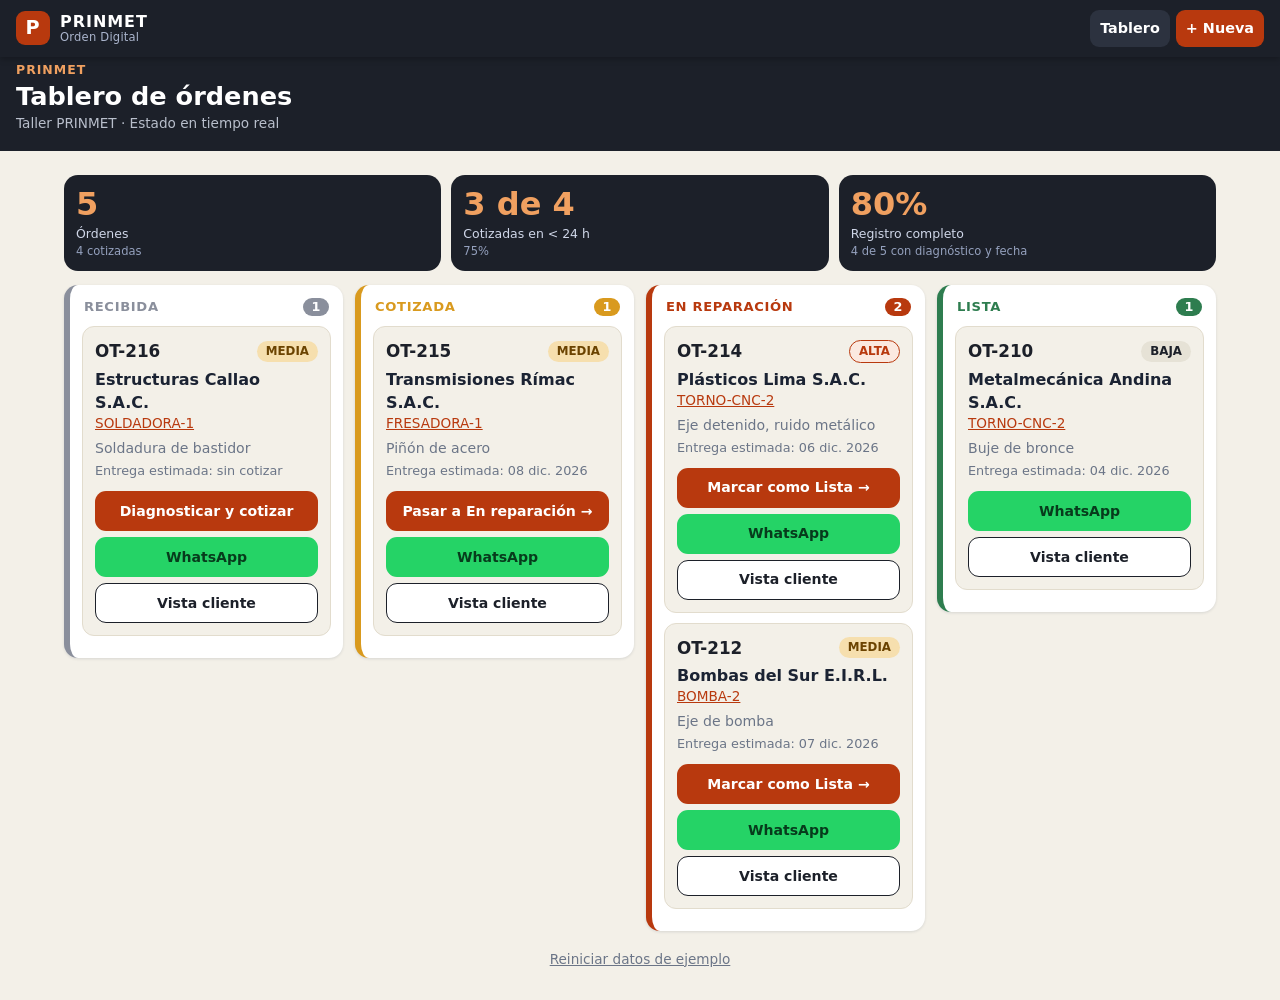
<file: index.html>
<!DOCTYPE html>
<html lang="es">
<head>
  <meta charset="utf-8">
  <meta name="viewport" content="width=device-width, initial-scale=1">
  <meta name="theme-color" content="#1c2029">
  <title>Tablero · PRINMET Orden Digital</title>
  <link rel="stylesheet" href="estilos.css">
</head>
<body>
  <header class="topbar" id="topbar"></header>
  <main>
    <section class="metricas" id="metricas" aria-label="Medición"></section>
    <div class="tablero" id="tablero"></div>
    <p class="pie-tablero"><button id="reiniciar">Reiniciar datos de ejemplo</button></p>
  </main>

  <script src="app.js"></script>
  <script>
    const { esc, fecha, badgeUrg } = App;
    App.topbar('tablero');
    App.hero('Tablero de órdenes', 'Taller PRINMET · Estado en tiempo real');

    const COL = { 'Recibida': 'recibida', 'Cotizada': 'cotizada', 'En reparación': 'reparacion', 'Lista': 'lista' };
    const ACCION = {
      'Cotizada': 'Pasar a En reparación',
      'En reparación': 'Marcar como Lista'
    };

    function tarjeta(o) {
      const sig = App.siguiente(o);
      let principal = '';
      if (o.estado === 'Recibida') principal = `<a class="btn naranja sm" href="orden.html?orden=${encodeURIComponent(o.numero)}">Diagnosticar y cotizar</a>`;
      else if (ACCION[o.estado]) principal = `<button class="btn naranja sm" data-avanzar="${esc(o.numero)}">${ACCION[o.estado]} →</button>`;
      return `
      <article class="orden" style="--c:var(--s-${COL[o.estado]})">
        <div class="cab">
          <a class="num" href="orden.html?orden=${encodeURIComponent(o.numero)}">${esc(o.numero)}</a>
          ${badgeUrg(o.urgencia)}
        </div>
        <div class="cli">${esc(o.cliente)}</div>
        <div class="maq"><a href="maquina.html?id=${encodeURIComponent(o.maquina)}">${esc(o.maquina)}</a></div>
        <div class="falla">${esc(o.falla)}</div>
        <div class="meta">Entrega estimada: ${o.entrega ? fecha(o.entrega) : 'sin cotizar'}</div>
        <div class="botones">
          ${principal}
          <a class="btn wa sm" target="_blank" rel="noopener" href="${App.waLink(o)}">WhatsApp</a>
          <a class="btn claro sm" href="${App.urlCliente(o)}">Vista cliente</a>
        </div>
      </article>`;
    }

    function render() {
      const lista = App.ordenes();
      const m = App.metricas(lista);
      document.getElementById('metricas').innerHTML = `
        <div class="metrica"><b>${m.total}</b><span>Órdenes</span><em>${m.cotizadas} cotizadas</em></div>
        <div class="metrica"><b>${m.rapidas} de ${m.cotizadas}</b><span>Cotizadas en &lt; 24 h</span><em>${m.pctRapidas}%</em></div>
        <div class="metrica"><b>${m.pctCompletas}%</b><span>Registro completo</span><em>${m.completas} de ${m.total} con diagnóstico y fecha</em></div>`;

      document.getElementById('tablero').innerHTML = App.ESTADOS.map(e => {
        const items = lista.filter(o => o.estado === e).sort((a, b) => Date.parse(b.creada) - Date.parse(a.creada));
        return `<section class="columna ${COL[e]}" aria-label="${e}">
          <header><span>${e}</span><span class="n">${items.length}</span></header>
          ${items.map(tarjeta).join('') || '<div class="vacio">Sin órdenes</div>'}
        </section>`;
      }).join('');
    }

    document.getElementById('tablero').addEventListener('click', ev => {
      const b = ev.target.closest('[data-avanzar]');
      if (!b) return;
      const o = App.get(b.dataset.avanzar);
      const sig = o && App.siguiente(o);
      if (!sig) return;
      App.setEstado(o, sig);
      render();
      App.toast(`${o.numero} pasó a ${sig}` + (sig === 'Lista' ? '. Avisa al cliente por WhatsApp.' : '.'));
    });
    document.getElementById('reiniciar').addEventListener('click', App.reiniciar);
    render();
  </script>
</body>
</html>
</file>
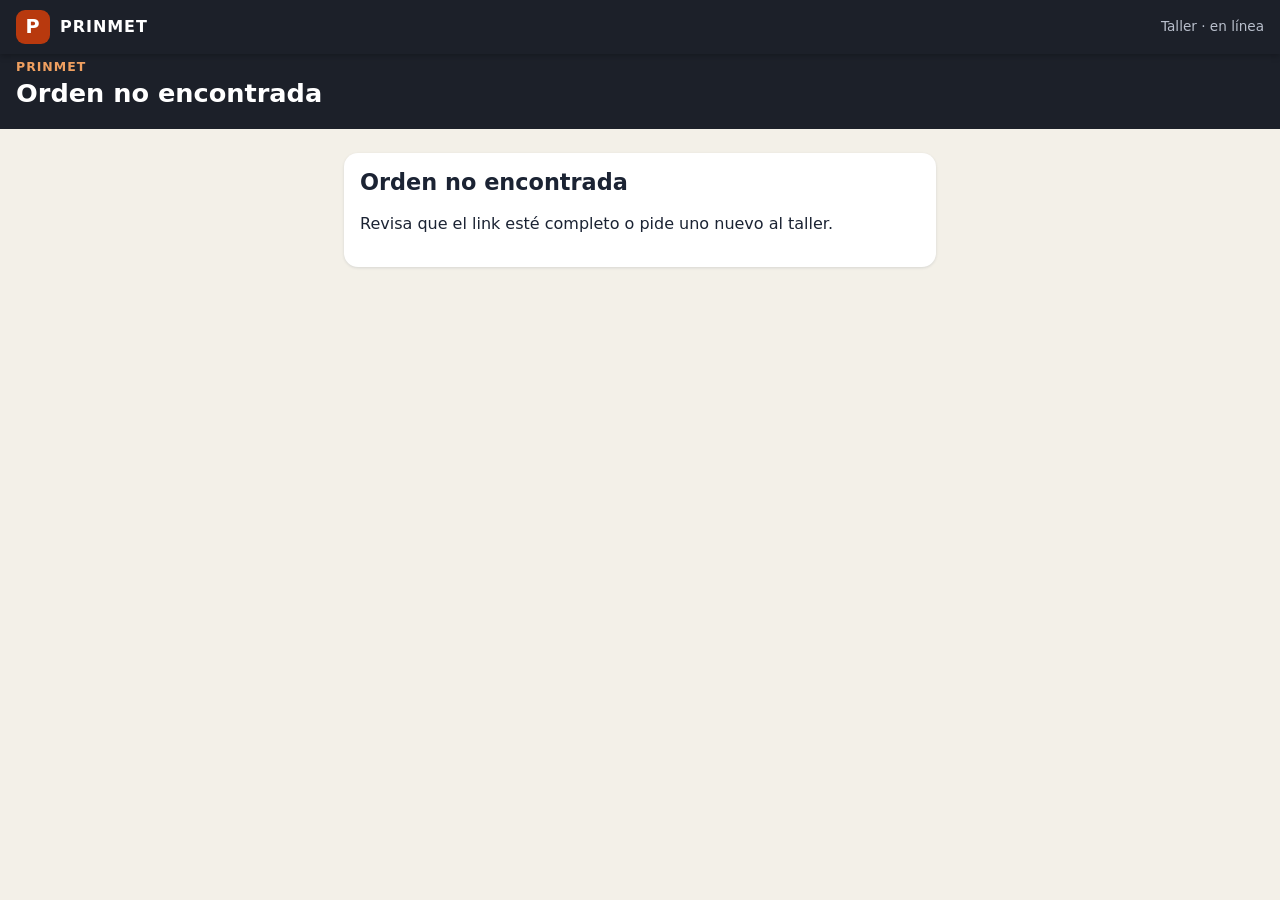
<file: cliente.html>
<!DOCTYPE html>
<html lang="es">
<head>
  <meta charset="utf-8">
  <meta name="viewport" content="width=device-width, initial-scale=1">
  <meta name="theme-color" content="#1c2029">
  <title>Estado de mi orden · PRINMET</title>
  <link rel="stylesheet" href="estilos.css">
</head>
<body>
  <header class="topbar" id="topbar">
    <span class="marca" style="display:flex;align-items:center;gap:10px;font-weight:800;letter-spacing:.06em;color:#fff">
      <span class="logo">P</span><span>PRINMET</span>
    </span>
    <span style="font-size:.85rem;color:#b9bfcc">Taller · en línea</span>
  </header>
  <main class="estrecho" id="raiz"></main>

  <script src="app.js"></script>
  <script>
    const { $, esc } = App;
    const num = App.qs('orden');
    const raiz = $('#raiz');

    // La orden puede estar guardada en este navegador (taller) o venir dentro del link (cliente).
    function cargar() {
      const local = App.ordenesSinSeed().find(x => x.numero === num);
      const snap = App.qs('d') ? App.dec(App.qs('d')) : null;
      const valido = snap && snap.numero === num ? snap : null;
      if (local && valido) return (local.actualizada || 0) >= (valido.actualizada || 0) ? local : { ...valido, fotos: [] };
      return local || (valido && { ...valido, fotos: [] }) || null;
    }
    let o = cargar();
    const maqTxt = m => String(m).toLowerCase().replace(/-/g, ' ').replace('cnc', 'CNC');

    function barra(o) {
      const i = App.ESTADOS.indexOf(o.estado);
      return `<div class="avance" role="img" aria-label="Avance: ${esc(o.estado)}">` + App.ESTADOS.map((e, k) =>
        `<div class="p ${k < i ? 'hecho' : k === i ? 'actual' : ''}"><div class="b">${k < i ? '✓' : k + 1}</div>${e}</div>`).join('') + '</div>';
    }

    function pintar() {
      if (!o) {
        App.hero('Orden no encontrada', '');
        raiz.innerHTML = `<div class="card"><h1>Orden no encontrada</h1><p>Revisa que el link esté completo o pide uno nuevo al taller.</p></div>`;
        return;
      }
      App.hero('Estado de mi orden', `${o.numero} · ${o.maquina}`);
      const cot = o.cotizacion;
      const total = cot ? (cot.total ?? App.totalCot(cot)) : 0;
      const hall = (o.hallazgos || []).filter(h => h.ok);
      let botones = '';
      if (o.estado === 'Cotizada') botones += `<button class="btn ok block" id="aprobar">Aprobar cotización</button>`;
      botones += `<a class="btn claro block" id="consulta" target="_blank" rel="noopener" href="${App.waGenerico(`Hola, tengo una consulta sobre mi orden ${o.numero} (${maqTxt(o.maquina)}).`)}">Tengo una consulta</a>`;
      const mensaje = o.estado === 'Lista'
        ? `<div class="ok-msg" style="margin-top:12px">Su orden ${esc(o.numero)} (${esc(maqTxt(o.maquina))}) está <b>LISTA</b>. Puede recogerla en el taller de Villa El Salvador o coordinamos la entrega.</div>` : '';

      raiz.innerHTML = `
        <section class="card">
          <span class="rotulo">Tu orden</span>
          <div style="display:flex;justify-content:space-between;align-items:center;gap:8px">
            <h1>${esc(o.numero)} · ${esc(o.maquina)}</h1>${App.badgeEstado(o.estado)}
          </div>
          <p style="margin:6px 0 0"><b>${esc(o.cliente)}</b></p>
          ${barra(o)}
          ${mensaje}
        </section>

        <section class="card">
          <div class="kv">
            <div style="grid-column:1/-1"><b>Falla reportada</b>${esc(o.falla)}</div>
            <div><b>Urgencia</b>${esc(o.urgencia.toUpperCase())}</div>
            <div><b>Recibida</b>${App.fecha(o.creada)}</div>
          </div>
          <div class="caja"><span class="rotulo" style="margin:0">Entrega estimada</span><b>${o.entrega ? App.fechaDia(o.entrega) : 'Por definir'}</b></div>
          ${o.limiteCliente ? `<div class="caja rosa"><span class="rotulo" style="margin:0">Fecha límite del cliente</span><b>${App.fechaDia(o.limiteCliente)} · el taller confirma si es posible</b></div>` : ''}
          ${hall.length ? `<span class="rotulo" style="margin-top:16px">Hallazgos</span><ul style="margin:0;padding-left:20px">${hall.map(h => `<li>${esc(h.texto)}</li>`).join('')}</ul>` : ''}
        </section>

        ${cot ? `<section class="card">
          <span class="rotulo">Detalle de la cotización</span>
          <div class="linea"><span>Material${cot.materialDesc ? ': ' + esc(cot.materialDesc) : ''}</span><b>${App.money(cot.material)}</b></div>
          <div class="linea"><span>Horas de torno (${cot.horas} h)</span><b>${App.money(cot.horas * cot.tarifa)}</b></div>
          <div class="linea"><span>Mano de obra</span><b>${App.money(cot.manoObra)}</b></div>
          <div class="linea total"><span>TOTAL</span><b>${App.money(total)}</b></div>
          <p class="aviso">⚠️ Entregar antes de la fecha estimada puede costar más.</p>
        </section>` : `<section class="card"><p style="margin:0">Estamos revisando tu máquina. Te avisaremos cuando la cotización esté lista.</p></section>`}

        <section class="card" id="zona-botones">
          <div class="acciones" style="flex-direction:column;margin:0">${botones}</div>
          <div id="resultado"></div>
        </section>

        <section class="card">
          <span class="rotulo">Historial</span>
          <ul class="linea-tiempo">${(o.historial || []).slice().reverse().map(h =>
            `<li><b>${esc(h.estado)}</b> · ${App.fechaHora(h.fecha)}</li>`).join('')}</ul>
        </section>`;

      const ap = $('#aprobar');
      if (ap) ap.addEventListener('click', aprobar);
    }

    function aprobar() {
      if (!confirm(`¿Aprobar la cotización por ${App.money(o.cotizacion.total ?? App.totalCot(o.cotizacion))}?`)) return;
      App.setEstado(o, 'En reparación', 'Cotización aprobada por el cliente');
      pintar();
      const aviso = `Aprobada. Adelante con la reparación de la ${o.numero} (${maqTxt(o.maquina)}).`;
      $('#resultado').innerHTML = `
        <div class="ok-msg" style="margin-top:12px">Gracias. Su orden ${esc(o.numero)} (${esc(maqTxt(o.maquina))}) está ahora <b>EN REPARACIÓN</b>.${o.entrega ? ' Entrega estimada: ' + esc(App.fechaDia(o.entrega).toLowerCase()) + '.' : ''}</div>
        <div class="acciones"><a class="btn wa block" target="_blank" rel="noopener" href="${App.waGenerico(aviso)}">Avisar al taller por WhatsApp</a></div>`;
      scrollTo({ top: 0, behavior: 'smooth' });
    }

    pintar();
  </script>
</body>
</html>
</file>
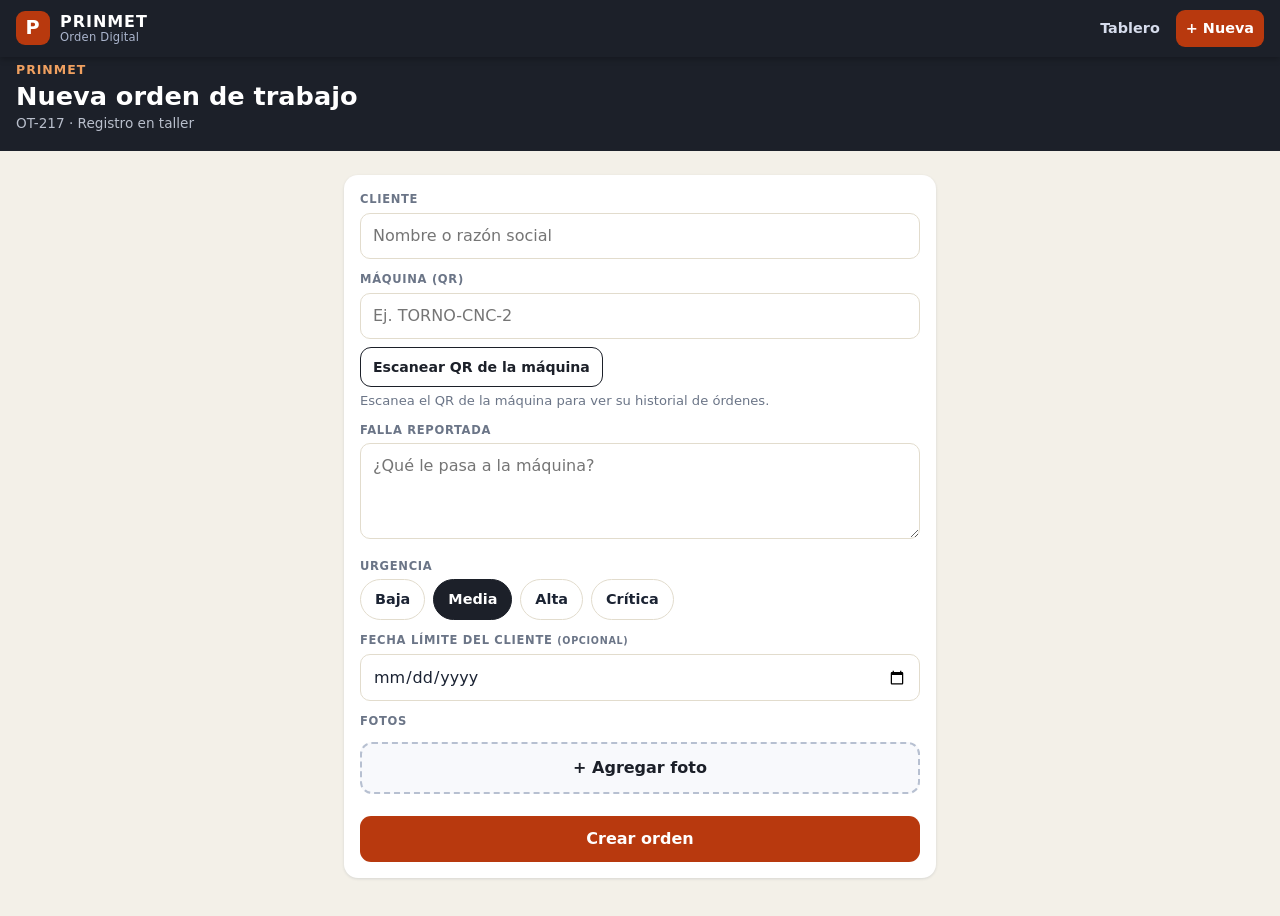
<file: nueva-orden.html>
<!DOCTYPE html>
<html lang="es">
<head>
  <meta charset="utf-8">
  <meta name="viewport" content="width=device-width, initial-scale=1">
  <meta name="theme-color" content="#1c2029">
  <title>Nueva orden · PRINMET Orden Digital</title>
  <link rel="stylesheet" href="estilos.css">
</head>
<body>
  <header class="topbar" id="topbar"></header>
  <main class="estrecho">
    <form id="form" class="card" novalidate>
      <label for="cliente">Cliente</label>
      <input type="text" id="cliente" required autocomplete="off" placeholder="Nombre o razón social">

      <label for="maquina">Máquina (QR)</label>
      <input type="text" id="maquina" required list="maquinas" autocomplete="off" placeholder="Ej. TORNO-CNC-2">
      <datalist id="maquinas"></datalist>
      <div class="acciones" style="margin-top:8px"><button type="button" class="btn claro sm" id="qr-sim">Escanear QR de la máquina</button></div>
      <p class="ayuda" id="qr-msg">Escanea el QR de la máquina para ver su historial de órdenes.</p>

      <label for="falla">Falla reportada</label>
      <textarea id="falla" required placeholder="¿Qué le pasa a la máquina?"></textarea>

      <label>Urgencia</label>
      <div class="chips" id="urgencia">
        <label><input type="radio" name="urg" value="Baja"><span>Baja</span></label>
        <label><input type="radio" name="urg" value="Media" checked><span>Media</span></label>
        <label><input type="radio" name="urg" value="Alta"><span>Alta</span></label>
        <label><input type="radio" name="urg" value="Crítica"><span>Crítica</span></label>
      </div>

      <label for="limite">Fecha límite del cliente <small>(opcional)</small></label>
      <input type="date" id="limite">

      <label>Fotos</label>
      <label class="subir"><input type="file" id="foto" accept="image/*" multiple> + Agregar foto</label>
      <div class="fotos" id="fotos"></div>

      <p id="error" class="aviso mal" hidden></p>
      <div class="acciones"><button type="submit" class="btn naranja block">Crear orden</button></div>
    </form>

    <section id="listo" class="card" hidden>
      <div class="ok-msg"><b id="num-nuevo"></b> creada. Estado: <b>Recibida</b>.</div>
      <div class="acciones">
        <a class="btn naranja" id="ir-orden" href="#">Diagnosticar y cotizar</a>
        <a class="btn claro" href="index.html">Ver tablero</a>
        <a class="btn claro" href="nueva-orden.html">Otra orden</a>
      </div>
    </section>
  </main>

  <script src="app.js"></script>
  <script>
    const { $, esc } = App;
    App.topbar('nueva');
    let fotos = [];

    App.hero('Nueva orden de trabajo', App.nextNumero() + ' · Registro en taller');
    const conocidas = [...new Set(App.ordenes().map(o => o.maquina))];
    $('#maquinas').innerHTML = conocidas.map(m => `<option value="${esc(m)}">`).join('');

    // Simulación del lector de QR: carga una máquina conocida y enlaza a su historial.
    function mostrarMaquina() {
      const id = App.maquinaId($('#maquina').value);
      const hay = id && App.ordenes().some(o => o.maquina === id);
      $('#qr-msg').innerHTML = hay
        ? `Código QR leído · <a href="maquina.html?id=${encodeURIComponent(id)}" target="_blank">ver historial de órdenes de ${esc(id)}</a>`
        : 'Escanea el QR de la máquina para ver su historial de órdenes.';
    }
    $('#qr-sim').addEventListener('click', () => { $('#maquina').value = 'TORNO-CNC-2'; mostrarMaquina(); App.toast('Código QR leído (simulado).'); });
    $('#maquina').addEventListener('input', mostrarMaquina);

    function pintarFotos() {
      $('#fotos').innerHTML = fotos.map((f, i) =>
        `<div class="foto"><img src="${f}" alt="Foto ${i + 1}"><button type="button" data-i="${i}" aria-label="Quitar foto">×</button></div>`).join('');
    }
    $('#fotos').addEventListener('click', e => {
      const b = e.target.closest('button[data-i]');
      if (b) { fotos.splice(+b.dataset.i, 1); pintarFotos(); }
    });
    $('#foto').addEventListener('change', async e => {
      for (const f of e.target.files) {
        try { fotos.push(await App.comprimir(f)); } catch (err) { App.toast('No se pudo leer una de las fotos.'); }
      }
      e.target.value = '';
      pintarFotos();
    });

    $('#form').addEventListener('submit', e => {
      e.preventDefault();
      const d = {
        cliente: $('#cliente').value.trim(), maquina: $('#maquina').value.trim(), falla: $('#falla').value.trim(),
        urgencia: document.querySelector('input[name=urg]:checked').value, limiteCliente: $('#limite').value, fotos
      };
      const err = $('#error');
      const faltan = [!d.cliente && 'cliente', !d.maquina && 'máquina', !d.falla && 'falla'].filter(Boolean);
      if (faltan.length) { err.textContent = 'Falta completar: ' + faltan.join(', ') + '.'; err.hidden = false; return; }
      err.hidden = true;
      const o = App.crearOrden(d);
      if (!o) return;
      $('#form').hidden = true;
      $('#listo').hidden = false;
      $('#num-nuevo').textContent = o.numero;
      $('#ir-orden').href = 'orden.html?orden=' + encodeURIComponent(o.numero);
      scrollTo(0, 0);
    });
  </script>
</body>
</html>
</file>
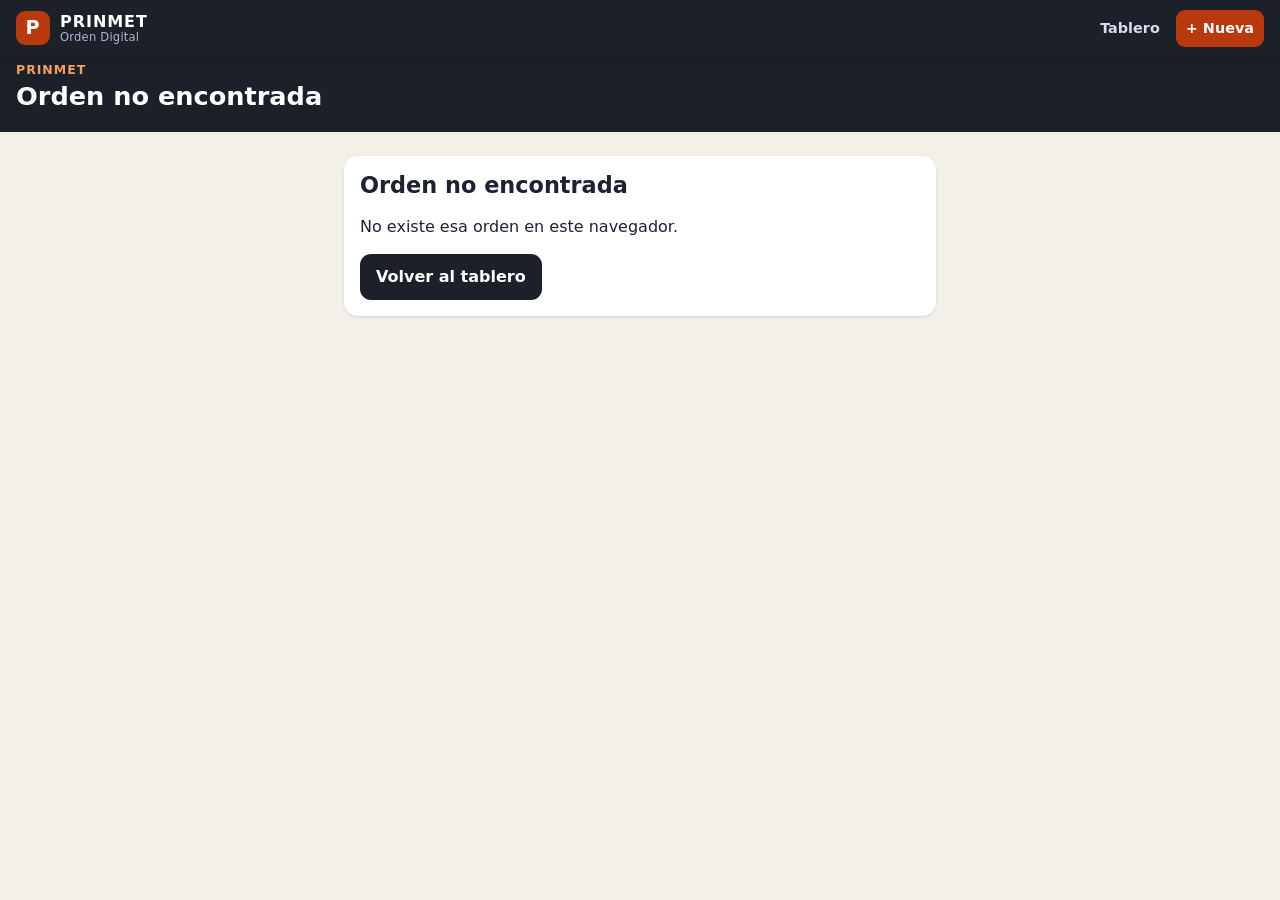
<file: orden.html>
<!DOCTYPE html>
<html lang="es">
<head>
  <meta charset="utf-8">
  <meta name="viewport" content="width=device-width, initial-scale=1">
  <meta name="theme-color" content="#1c2029">
  <title>Diagnóstico y cotización · PRINMET Orden Digital</title>
  <link rel="stylesheet" href="estilos.css">
</head>
<body>
  <header class="topbar" id="topbar"></header>
  <main class="estrecho" id="raiz">
    <div class="card" id="no-existe" hidden>
      <h1>Orden no encontrada</h1>
      <p>No existe esa orden en este navegador.</p>
      <a class="btn" href="index.html">Volver al tablero</a>
    </div>

    <div id="contenido" hidden>
      <section class="card">
        <div style="display:flex;justify-content:space-between;align-items:center;gap:8px">
          <span class="rotulo" style="margin:0">Falla reportada</span><span id="h-estado"></span>
        </div>
        <p id="h-falla" style="margin:6px 0 0;font-weight:600"></p>
        <p class="ayuda" style="margin:4px 0 0">Urgencia: <b id="h-urg"></b> · <a id="h-maq" href="#"></a></p>
      </section>

      <!-- 1. Diagnóstico -->
      <section class="card">
        <h2><span class="paso">1</span> Diagnóstico</h2>
        <span class="rotulo">Hallazgos</span>
        <ul class="hallazgos" id="hallazgos"></ul>
        <form class="nuevo-hallazgo" id="form-h">
          <input type="text" id="txt-h" placeholder="Agregar hallazgo" aria-label="Nuevo hallazgo" autocomplete="off">
          <button class="btn sm" type="submit">Agregar</button>
        </form>
        <p class="ayuda" style="margin-top:10px">Sugeridos (toca para agregar):</p>
        <div class="chips" id="sugeridos"></div>

        <span class="rotulo" style="margin-top:16px">Fotos del diagnóstico</span>
        <label class="subir"><input type="file" id="foto" accept="image/*" multiple> + Agregar foto</label>
        <div class="fotos" id="fotos"></div>

        <span class="rotulo" style="margin-top:16px">Nota de voz</span>
        <div class="voz" style="margin-top:0">
          <button type="button" class="btn claro sm" id="btn-voz">🎙️ Grabar nota de voz</button>
          <span class="estado" id="voz-estado"></span>
        </div>
        <p class="ayuda">La nota de voz es una simulación: no se graba audio real.</p>

        <div class="acciones"><a class="btn naranja block" href="#cotizacion">Generar cotización</a></div>
      </section>

      <!-- 2. Cotización -->
      <section class="card" id="cotizacion">
        <h2><span class="paso">2</span> Cotización</h2>
        <span class="rotulo">Detalle</span>

        <div class="linea">
          <div class="d" style="flex:1;min-width:0">
            <span>Material:</span> <input type="text" id="c-matdesc" style="min-height:40px;margin-top:4px;display:block" aria-label="Descripción del material" placeholder="Ej. acero, barra 2 pulgadas">
          </div>
          <input type="number" id="c-mat" min="0" step="10" inputmode="decimal" aria-label="Material en soles">
        </div>
        <div class="linea">
          <div class="d">Horas de torno (<input type="number" id="c-horas" min="0" step="0.5" inputmode="decimal" style="width:70px;min-height:38px;padding:4px 8px" aria-label="Horas de torno"> h)
            <small id="c-tarifa"></small></div>
          <b id="c-horas-sub"></b>
        </div>
        <div class="linea">
          <div class="d">Mano de obra</div>
          <input type="number" id="c-mo" min="0" step="10" inputmode="decimal" aria-label="Mano de obra en soles">
        </div>
        <div class="linea total"><span>TOTAL</span><b id="c-total"></b></div>

        <div class="caja">
          <span class="rotulo" style="margin:0">Entrega estimada</span>
          <b id="est-txt"></b>
          <input type="date" id="f-est" style="margin-top:8px" aria-label="Fecha estimada de entrega">
        </div>
        <div class="caja rosa">
          <span class="rotulo" style="margin:0">Fecha límite del cliente</span>
          <b id="lim-txt"></b>
          <input type="date" id="f-lim" style="margin-top:8px" aria-label="Fecha límite del cliente">
        </div>
        <p class="aviso">⚠️ Entregar antes de la fecha estimada puede costar más.</p>
        <p class="aviso mal" id="aviso-limite" hidden></p>
        <p class="ayuda" id="bloqueo" hidden></p>

        <div class="acciones" style="flex-direction:column">
          <button class="btn wa block" id="btn-enviar">Enviar por WhatsApp</button>
          <button class="btn claro block" id="btn-borrador">Guardar borrador</button>
        </div>
      </section>

      <section class="card" id="enviada" hidden>
        <div class="ok-msg">✅ Cotización enviada. La orden pasó a <b>Cotizada</b>.</div>
        <p class="ayuda">Si no se abrió WhatsApp, toca el botón verde.</p>
        <div class="acciones">
          <a class="btn wa" id="wa" target="_blank" rel="noopener" href="#">Abrir WhatsApp</a>
          <a class="btn claro" id="ver-cliente" href="#">Vista cliente</a>
          <a class="btn claro" href="index.html">Volver al tablero</a>
        </div>
      </section>

      <section class="card">
        <h2>Historial de estados</h2>
        <ul class="linea-tiempo" id="historial"></ul>
      </section>
    </div>
  </main>

  <script src="app.js"></script>
  <script>
    const { $, esc } = App;
    App.topbar('');
    App.hero('Diagnóstico y cotización', 'Cargando…');
    const o = App.get(App.qs('orden'));
    const SUGERIDOS = ['Eje principal desgastado', 'Rodamiento con juego', 'Falta de lubricación', 'Guías rayadas', 'Correa desgastada', 'Falla eléctrica'];

    if (!o) { $('#no-existe').hidden = false; App.hero('Orden no encontrada', ''); }
    else iniciar();

    function iniciar() {
      $('#contenido').hidden = false;
      o.hallazgos = o.hallazgos || [];
      o.fotos = o.fotos || [];
      const bloqueada = o.estado === 'En reparación' || o.estado === 'Lista';

      function cabecera() {
        document.title = o.numero + ' · PRINMET Orden Digital';
        App.hero('Diagnóstico y cotización', `${o.numero} · ${o.maquina} · ${o.cliente}`);
        $('#h-estado').innerHTML = App.badgeEstado(o.estado);
        $('#h-falla').textContent = o.falla;
        $('#h-urg').textContent = o.urgencia.toUpperCase();
        $('#h-maq').textContent = 'Ver historial de ' + o.maquina;
        $('#h-maq').href = 'maquina.html?id=' + encodeURIComponent(o.maquina);
        $('#historial').innerHTML = (o.historial || []).slice().reverse().map(h =>
          `<li><b>${esc(h.estado)}</b> · ${App.fechaHora(h.fecha)}${h.nota ? ' · <small>' + esc(h.nota) + '</small>' : ''}</li>`).join('');
      }

      /* Hallazgos */
      function pintarHallazgos() {
        $('#hallazgos').innerHTML = o.hallazgos.map((h, i) => `
          <li class="${h.ok ? 'hecho' : ''}">
            <input type="checkbox" data-i="${i}" ${h.ok ? 'checked' : ''} aria-label="Confirmado: ${esc(h.texto)}">
            <span class="t">${esc(h.texto)}</span>
            <button class="x" data-del="${i}" aria-label="Quitar hallazgo">×</button>
          </li>`).join('') || '<li><span class="t ayuda">Aún no hay hallazgos.</span></li>';
      }
      $('#hallazgos').addEventListener('click', e => {
        const c = e.target.closest('input[data-i]'), d = e.target.closest('[data-del]');
        if (c) o.hallazgos[+c.dataset.i].ok = c.checked;
        else if (d) o.hallazgos.splice(+d.dataset.del, 1);
        else return;
        App.guardarOrden(o); pintarHallazgos();
      });
      function agregar(t) {
        t = t.trim(); if (!t) return;
        o.hallazgos.push({ texto: t, ok: true });
        App.guardarOrden(o); pintarHallazgos();
      }
      $('#form-h').addEventListener('submit', e => { e.preventDefault(); agregar($('#txt-h').value); $('#txt-h').value = ''; });
      $('#sugeridos').innerHTML = SUGERIDOS.map(s => `<button type="button" class="chip">${esc(s)}</button>`).join('');
      $('#sugeridos').addEventListener('click', e => { const b = e.target.closest('.chip'); if (b) agregar(b.textContent); });

      /* Fotos */
      function pintarFotos() {
        $('#fotos').innerHTML = o.fotos.map((f, i) =>
          `<div class="foto"><img src="${f}" alt="Foto ${i + 1}"><button type="button" data-i="${i}" aria-label="Quitar foto">×</button></div>`).join('');
      }
      $('#fotos').addEventListener('click', e => {
        const b = e.target.closest('button[data-i]');
        if (b) { o.fotos.splice(+b.dataset.i, 1); App.guardarOrden(o); pintarFotos(); }
      });
      $('#foto').addEventListener('change', async e => {
        for (const f of e.target.files) {
          try { o.fotos.push(await App.comprimir(f)); } catch (err) { App.toast('No se pudo leer una foto.'); }
        }
        e.target.value = '';
        App.guardarOrden(o); pintarFotos();
      });

      /* Nota de voz (simulada) */
      let grabando = false, seg = 0, timer;
      const fmt = s => Math.floor(s / 60) + ':' + String(s % 60).padStart(2, '0');
      function pintarVoz() {
        if (grabando) { $('#voz-estado').innerHTML = `<span class="rec">● Grabando ${fmt(seg)}</span>`; return; }
        $('#voz-estado').innerHTML = o.notaVoz
          ? `<span class="nota-voz"><button class="btn sm claro" type="button" id="play">▶</button> ${fmt(o.notaVoz.seg)}</span>` : '';
      }
      $('#voz-estado').addEventListener('click', e => { if (e.target.id === 'play') App.toast('Reproducción simulada.'); });
      $('#btn-voz').addEventListener('click', () => {
        if (!grabando) {
          grabando = true; seg = 0;
          $('#btn-voz').textContent = '⏹ Detener';
          timer = setInterval(() => { seg++; pintarVoz(); }, 1000);
        } else {
          grabando = false; clearInterval(timer);
          o.notaVoz = { seg: Math.max(seg, 1), fecha: new Date().toISOString(), simulada: true };
          App.guardarOrden(o);
          $('#btn-voz').textContent = '🎙️ Grabar otra nota';
        }
        pintarVoz();
      });

      /* Cotización (precios ya cargados; el total se suma solo) */
      const c = o.cotizacion || { materialDesc: 'acero, barra 2 pulgadas', material: 180, horas: 3, tarifa: App.TARIFA_TORNO, manoObra: 120 };
      $('#c-matdesc').value = c.materialDesc || '';
      $('#c-mat').value = c.material; $('#c-horas').value = c.horas; $('#c-mo').value = c.manoObra;
      $('#c-tarifa').textContent = `${App.money(c.tarifa)} por hora`;
      $('#f-est').value = o.entrega || App.enDias(1);
      $('#f-lim').value = o.limiteCliente || '';
      const leer = () => ({ materialDesc: $('#c-matdesc').value.trim(), material: +$('#c-mat').value || 0, horas: +$('#c-horas').value || 0, tarifa: c.tarifa, manoObra: +$('#c-mo').value || 0 });
      function recalcular() {
        const v = leer();
        $('#c-horas-sub').textContent = App.money(v.horas * v.tarifa);
        $('#c-total').textContent = App.money(App.totalCot(v));
        const est = $('#f-est').value, lim = $('#f-lim').value, av = $('#aviso-limite');
        $('#est-txt').textContent = est ? App.fechaDia(est) : 'Sin definir';
        $('#lim-txt').textContent = lim ? `${App.fechaDia(lim)} · el taller confirma si es posible` : 'El cliente no indicó fecha límite';
        if (est && lim && est > lim) {
          av.hidden = false;
          av.textContent = `La fecha estimada (${App.fechaDia(est)}) es posterior a la fecha límite del cliente (${App.fechaDia(lim)}). Adelantar la entrega puede costar más.`;
        } else av.hidden = true;
      }
      ['#c-matdesc', '#c-mat', '#c-horas', '#c-mo', '#f-est', '#f-lim'].forEach(s => $(s).addEventListener('input', recalcular));
      recalcular();

      if (bloqueada) {
        ['#c-matdesc', '#c-mat', '#c-horas', '#c-mo', '#f-est', '#f-lim', '#btn-enviar', '#btn-borrador'].forEach(s => $(s).disabled = true);
        $('#bloqueo').hidden = false;
        $('#bloqueo').textContent = `La orden ya está en "${o.estado}": la cotización no se puede modificar.`;
      }

      function aplicar() {
        const cot = leer(); cot.total = App.totalCot(cot);
        if (cot.total <= 0) { App.toast('El total debe ser mayor que 0.'); return null; }
        if (!$('#f-est').value) { App.toast('Indica la fecha estimada de entrega.'); return null; }
        o.cotizacion = cot;
        o.entrega = $('#f-est').value;
        o.limiteCliente = $('#f-lim').value;
        return cot;
      }

      $('#btn-borrador').addEventListener('click', () => { if (aplicar() && App.guardarOrden(o)) App.toast('Borrador guardado.'); });

      $('#btn-enviar').addEventListener('click', () => {
        if (!aplicar()) return;
        if (o.estado === 'Recibida') {
          o.cotizadaEn = new Date().toISOString();
          App.setEstado(o, 'Cotizada');
        } else {
          o.cotizadaEn = o.cotizadaEn || new Date().toISOString();
          App.setEstado(o, 'Cotizada', 'Cotización actualizada');
        }
        cabecera();
        const url = App.waLink(o);
        $('#enviada').hidden = false;
        $('#wa').href = url;
        $('#ver-cliente').href = App.urlCliente(o);
        window.open(url, '_blank', 'noopener');
        $('#enviada').scrollIntoView({ behavior: 'smooth' });
      });

      cabecera(); pintarHallazgos(); pintarFotos(); pintarVoz();
    }
  </script>
</body>
</html>
</file>
<file: estilos.css>
/* PRINMET · Orden Digital — diseño pensado primero para celular */
:root {
  --azul: #1c2029;
  --azul-2: #2c323f;
  --naranja: #b8390e;
  --kicker: #f0a060;
  --fondo: #f3f0e8;
  --tarjeta: #ffffff;
  --texto: #1b2333;
  --suave: #6b7587;
  --borde: #e2dccd;
  --ok: #2e7d4f;
  --aviso: #b45309;
  --aviso-bg: #fbe9e0;
  --error: #dc2626;
  --s-recibida: #8a8f9c;
  --s-cotizada: #d99a1e;
  --s-reparacion: #b8390e;
  --s-lista: #2e7d4f;
  --radio: 14px;
  --sombra: 0 1px 3px rgba(20, 30, 55, .12);
}
* { box-sizing: border-box; }
html { -webkit-text-size-adjust: 100%; }
body {
  margin: 0; background: var(--fondo); color: var(--texto);
  font: 16px/1.45 system-ui, -apple-system, "Segoe UI", Roboto, sans-serif;
}
a { color: var(--naranja); }
h1, h2, h3 { margin: 0; line-height: 1.2; }
h1 { font-size: 1.4rem; }
h2 { font-size: 1.1rem; }
small { color: var(--suave); }

/* Barra superior */
.topbar {
  position: sticky; top: 0; z-index: 20; background: var(--azul); color: #fff;
  display: flex; align-items: center; justify-content: space-between; gap: 8px;
  padding: 10px 16px; box-shadow: 0 2px 6px rgba(0, 0, 0, .25);
}
.topbar .marca { display: flex; align-items: center; gap: 10px; color: #fff; text-decoration: none; font-weight: 800; letter-spacing: .06em; line-height: 1.05; }
.topbar .marca small { display: block; color: #aab4cc; font-weight: 500; letter-spacing: .02em; font-size: .72rem; }
.logo { width: 34px; height: 34px; border-radius: 9px; background: var(--naranja); color: #fff; display: grid; place-items: center; font-weight: 900; font-size: 1.2rem; }
.topbar nav { display: flex; gap: 6px; align-items: center; }
.topbar nav a { color: #d6dcec; text-decoration: none; padding: 8px 10px; border-radius: 9px; font-size: .9rem; font-weight: 600; }
.topbar nav a.on { background: var(--azul-2); color: #fff; }
.topbar nav a.nueva { background: var(--naranja); color: #fff; }

main { padding: 16px; max-width: 1200px; margin: 0 auto; }
.estrecho { max-width: 640px; }

/* Tarjetas y formularios */
.card { background: var(--tarjeta); border-radius: var(--radio); box-shadow: var(--sombra); padding: 16px; margin-bottom: 14px; }
.card > h2 { margin-bottom: 10px; display: flex; align-items: center; gap: 8px; }
.paso { background: var(--azul); color: #fff; border-radius: 50%; width: 24px; height: 24px; font-size: .8rem; display: inline-grid; place-items: center; flex: none; }
label { display: block; font-weight: 600; font-size: .9rem; margin: 12px 0 5px; }
label:first-child { margin-top: 0; }
input[type=text], input[type=number], input[type=date], input[type=tel], textarea, select {
  width: 100%; min-height: 46px; padding: 10px 12px; font: inherit; color: inherit;
  border: 1.5px solid var(--borde); border-radius: 10px; background: #fff;
}
textarea { min-height: 96px; resize: vertical; }
input:focus, textarea:focus, select:focus { outline: 3px solid rgba(184, 57, 14, .3); border-color: var(--naranja); }
.ayuda { color: var(--suave); font-size: .82rem; margin: 4px 0 0; }
.fila { display: grid; grid-template-columns: 1fr 1fr; gap: 10px; }

.btn {
  display: inline-flex; align-items: center; justify-content: center; gap: 6px; min-height: 46px; padding: 10px 16px;
  border: 0; border-radius: 11px; font: inherit; font-weight: 700; cursor: pointer; text-decoration: none;
  background: var(--azul); color: #fff; text-align: center;
}
.btn:active { transform: scale(.98); }
.btn.naranja { background: var(--naranja); color: #fff; }
.btn.ok { background: var(--ok); color: #fff; }
.btn.wa { background: #25d366; color: #073b1c; }
.btn.claro { background: #fff; color: var(--azul); border: 1.5px solid var(--azul); }
.btn.sm { min-height: 40px; padding: 8px 12px; font-size: .88rem; }
.btn.block { width: 100%; }
.btn[disabled] { opacity: .5; cursor: not-allowed; }
.acciones { display: flex; flex-wrap: wrap; gap: 8px; margin-top: 12px; }

/* Insignias */
.badge { display: inline-block; padding: 2px 9px; border-radius: 99px; font-size: .74rem; font-weight: 700; color: #fff; white-space: nowrap; }
.e-recibida { background: var(--s-recibida); }
.e-cotizada { background: var(--s-cotizada); }
.e-reparacion { background: var(--s-reparacion); }
.e-lista { background: var(--s-lista); }
.u-baja { background: #e6e2d6; color: var(--azul); }
.u-media { background: #f6dfae; color: #6b4300; }
.u-alta { background: #fbe9e0; color: var(--naranja); border: 1px solid var(--naranja); }
.u-critica { background: var(--naranja); }

/* Métricas */
.metricas { display: grid; grid-template-columns: repeat(3, 1fr); gap: 10px; margin-bottom: 14px; }
.metrica { background: var(--azul); color: #fff; border-radius: var(--radio); padding: 12px; }
.metrica b { display: block; font-size: 1.6rem; line-height: 1.1; color: var(--kicker); }
.metrica span { font-size: .78rem; color: #cfd6e8; display: block; margin-top: 2px; }
.metrica em { font-style: normal; font-size: .72rem; color: #94a0bd; display: block; }

/* Tablero: secciones apiladas en celular (como el PDF), 4 columnas en pantallas anchas */
.tablero { display: block; }
.columna { background: #fff; border-radius: var(--radio); box-shadow: var(--sombra); border-left: 6px solid var(--c); padding: 12px; margin-bottom: 12px; }
.columna > header { display: flex; align-items: center; justify-content: space-between; padding: 0 2px 10px; color: var(--c); font-weight: 800; text-transform: uppercase; font-size: .82rem; letter-spacing: .05em; }
.columna > header .n { background: var(--c); color: #fff; border-radius: 99px; min-width: 24px; text-align: center; padding: 0 8px; font-size: .8rem; }
.columna.recibida { --c: var(--s-recibida); }
.columna.cotizada { --c: var(--s-cotizada); }
.columna.reparacion { --c: var(--s-reparacion); }
.columna.lista { --c: var(--s-lista); }
.vacio { color: var(--suave); text-align: center; padding: 14px 6px; font-size: .9rem; }

.orden { background: var(--fondo); border: 1px solid var(--borde); border-radius: 12px; padding: 12px; margin-bottom: 10px; }
.orden .cab { display: flex; justify-content: space-between; align-items: center; gap: 6px; margin-bottom: 4px; }
.orden .num { font-weight: 800; color: var(--azul); text-decoration: none; font-size: 1.05rem; }
.orden .cli { font-weight: 600; }
.orden .maq { font-size: .85rem; }
.orden .falla { font-size: .88rem; color: var(--suave); margin: 4px 0; display: -webkit-box; -webkit-line-clamp: 2; -webkit-box-orient: vertical; overflow: hidden; }
.orden .meta { font-size: .8rem; color: var(--suave); }
.orden .botones { display: flex; flex-wrap: wrap; gap: 6px; margin-top: 10px; }
.orden .botones .btn { flex: 1 1 auto; }
.pie-tablero { text-align: center; margin: 18px 0 6px; font-size: .85rem; }
.pie-tablero button { background: none; border: 0; color: var(--suave); text-decoration: underline; cursor: pointer; font: inherit; }

/* Chips y selección */
.chips { display: flex; flex-wrap: wrap; gap: 8px; }
.chips input { position: absolute; opacity: 0; pointer-events: none; }
.chips label { margin: 0; }
.chip, .chips label span {
  display: inline-block; padding: 9px 14px; border: 1.5px solid var(--borde); border-radius: 99px; background: #fff;
  font-weight: 600; font-size: .9rem; cursor: pointer; user-select: none;
}
.chips input:checked + span { background: var(--azul); color: #fff; border-color: var(--azul); }
.chips input:focus-visible + span { outline: 3px solid rgba(184, 57, 14, .5); }
button.chip { font-family: inherit; color: var(--texto); }
button.chip:active { background: #e8ecf3; }

/* Fotos */
.fotos { display: grid; grid-template-columns: repeat(auto-fill, minmax(92px, 1fr)); gap: 8px; margin-top: 10px; }
.foto { position: relative; aspect-ratio: 1; border-radius: 10px; overflow: hidden; background: #dfe4ec; }
.foto img { width: 100%; height: 100%; object-fit: cover; display: block; }
.foto button { position: absolute; top: 4px; right: 4px; width: 28px; height: 28px; border-radius: 50%; border: 0; background: rgba(20, 30, 55, .8); color: #fff; font-size: 1rem; cursor: pointer; line-height: 1; }
.subir { display: flex; align-items: center; justify-content: center; gap: 8px; min-height: 52px; border: 2px dashed #b7c0d1; border-radius: 12px; color: var(--azul); font-weight: 700; cursor: pointer; background: #f8f9fc; }
.subir input { display: none; }

/* Hallazgos */
.hallazgos { list-style: none; margin: 0 0 10px; padding: 0; }
.hallazgos li { display: flex; align-items: center; gap: 10px; padding: 10px 4px; border-bottom: 1px solid var(--borde); }
.hallazgos input[type=checkbox] { width: 24px; height: 24px; accent-color: var(--ok); flex: none; }
.hallazgos .t { flex: 1; }
.hallazgos li.hecho .t { color: var(--suave); text-decoration: line-through; }
.hallazgos .x { background: none; border: 0; color: var(--error); font-size: 1.3rem; cursor: pointer; padding: 4px 8px; }
.nuevo-hallazgo { display: flex; gap: 8px; }
.nuevo-hallazgo input { flex: 1; }
.voz { display: flex; align-items: center; gap: 10px; margin-top: 12px; flex-wrap: wrap; }
.voz .estado { font-size: .9rem; color: var(--suave); }
.rec { color: var(--error); font-weight: 700; }
.nota-voz { display: inline-flex; align-items: center; gap: 8px; background: #eef1f7; border-radius: 99px; padding: 6px 12px; font-size: .88rem; }

/* Cotización */
.linea { display: flex; justify-content: space-between; align-items: center; gap: 10px; padding: 9px 0; border-bottom: 1px solid var(--borde); }
.linea .d small { display: block; }
.linea input { width: 110px; text-align: right; }
.linea.total { border: 0; border-top: 3px solid var(--azul); margin-top: 6px; padding-top: 12px; font-size: 1.25rem; font-weight: 800; }
.linea.total b { color: var(--naranja); }
.aviso { background: var(--aviso-bg); border-left: 5px solid var(--naranja); color: #6b2208; padding: 10px 12px; border-radius: 8px; font-size: .9rem; margin-top: 12px; }
.aviso.mal { background: #fde8e8; border-color: var(--error); color: #7f1d1d; }
.ok-msg { background: #e3f6ea; border-left: 5px solid var(--ok); color: #14532d; padding: 12px; border-radius: 8px; }

/* Cliente: barra de avance */
.avance { display: flex; margin: 8px 0 4px; }
.avance .p { flex: 1; text-align: center; position: relative; font-size: .72rem; font-weight: 700; color: var(--suave); }
.avance .p::before { content: ""; position: absolute; top: 13px; left: -50%; width: 100%; height: 5px; background: #d4dae6; z-index: 0; }
.avance .p:first-child::before { display: none; }
.avance .p.hecho::before, .avance .p.actual::before { background: var(--ok); }
.avance .b { position: relative; z-index: 1; width: 30px; height: 30px; margin: 0 auto 4px; border-radius: 50%; background: #d4dae6; color: #fff; display: grid; place-items: center; font-weight: 800; }
.avance .p.hecho .b { background: var(--ok); }
.avance .p.actual .b { background: var(--naranja); box-shadow: 0 0 0 5px rgba(184, 57, 14, .25); }
.avance .p.actual, .avance .p.hecho { color: var(--texto); }
.kv { display: grid; grid-template-columns: 1fr 1fr; gap: 10px 14px; }
.kv div b { display: block; font-size: .75rem; color: var(--suave); text-transform: uppercase; letter-spacing: .04em; }
.linea-tiempo { list-style: none; padding: 0; margin: 0; }
.linea-tiempo li { padding: 6px 0 6px 18px; position: relative; font-size: .9rem; border-left: 3px solid var(--borde); margin-left: 6px; }
.linea-tiempo li::before { content: ""; position: absolute; left: -8px; top: 11px; width: 13px; height: 13px; border-radius: 50%; background: var(--naranja); }

/* Máquina */
.qr { display: flex; flex-direction: column; align-items: center; gap: 8px; padding: 12px 0; }
.qr #qr { background: #fff; padding: 10px; border-radius: 10px; }
.qr code { word-break: break-all; font-size: .75rem; color: var(--suave); text-align: center; }
.lista-simple { list-style: none; padding: 0; margin: 0; }
.lista-simple li { padding: 11px 0; border-bottom: 1px solid var(--borde); display: flex; justify-content: space-between; align-items: center; gap: 8px; flex-wrap: wrap; }

#toast {
  position: fixed; left: 50%; bottom: 20px; transform: translate(-50%, 30px); opacity: 0; transition: .25s;
  background: var(--azul); color: #fff; padding: 12px 18px; border-radius: 12px; max-width: 90vw; z-index: 50; pointer-events: none; box-shadow: 0 4px 14px rgba(0, 0, 0, .3);
}
#toast.on { opacity: 1; transform: translate(-50%, 0); }

@media (min-width: 700px) {
  .tablero { display: grid; grid-template-columns: repeat(4, 1fr); gap: 12px; align-items: start; }
  .columna { margin-bottom: 0; }
  .metrica b { font-size: 2rem; }
  main { padding: 24px; }
}
@media print { .topbar, .acciones, .btn { display: none !important; } }

/* Cabecera de página (como en el PDF) */
.hero { background: var(--azul); color: #fff; padding: 4px 16px 18px; }
.hero .k { color: var(--kicker); font-weight: 800; letter-spacing: .08em; font-size: .78rem; text-transform: uppercase; }
.hero h1 { font-size: 1.6rem; margin: 2px 0; }
.hero p { margin: 0; color: #b9bfcc; font-size: .85rem; }
.rotulo { font-size: .72rem; font-weight: 800; letter-spacing: .06em; text-transform: uppercase; color: var(--suave); margin: 0 0 6px; display: block; }
.caja { border-radius: 10px; padding: 10px 12px; margin-top: 10px; background: var(--fondo); }
.caja.rosa { background: #fbe9e0; }
.caja b { display: block; font-size: 1rem; }

/* Etiquetas de formulario en mayúsculas pequeñas, como en el PDF */
label { text-transform: uppercase; font-size: .72rem; letter-spacing: .06em; color: var(--suave); }
.chips label, .subir { text-transform: none; font-size: 1rem; letter-spacing: 0; color: inherit; }
.chips label span { font-size: .9rem; }
.subir { font-weight: 700; color: var(--azul); }
.hallazgos li, .linea, .kv div { text-transform: none; }
</file>
